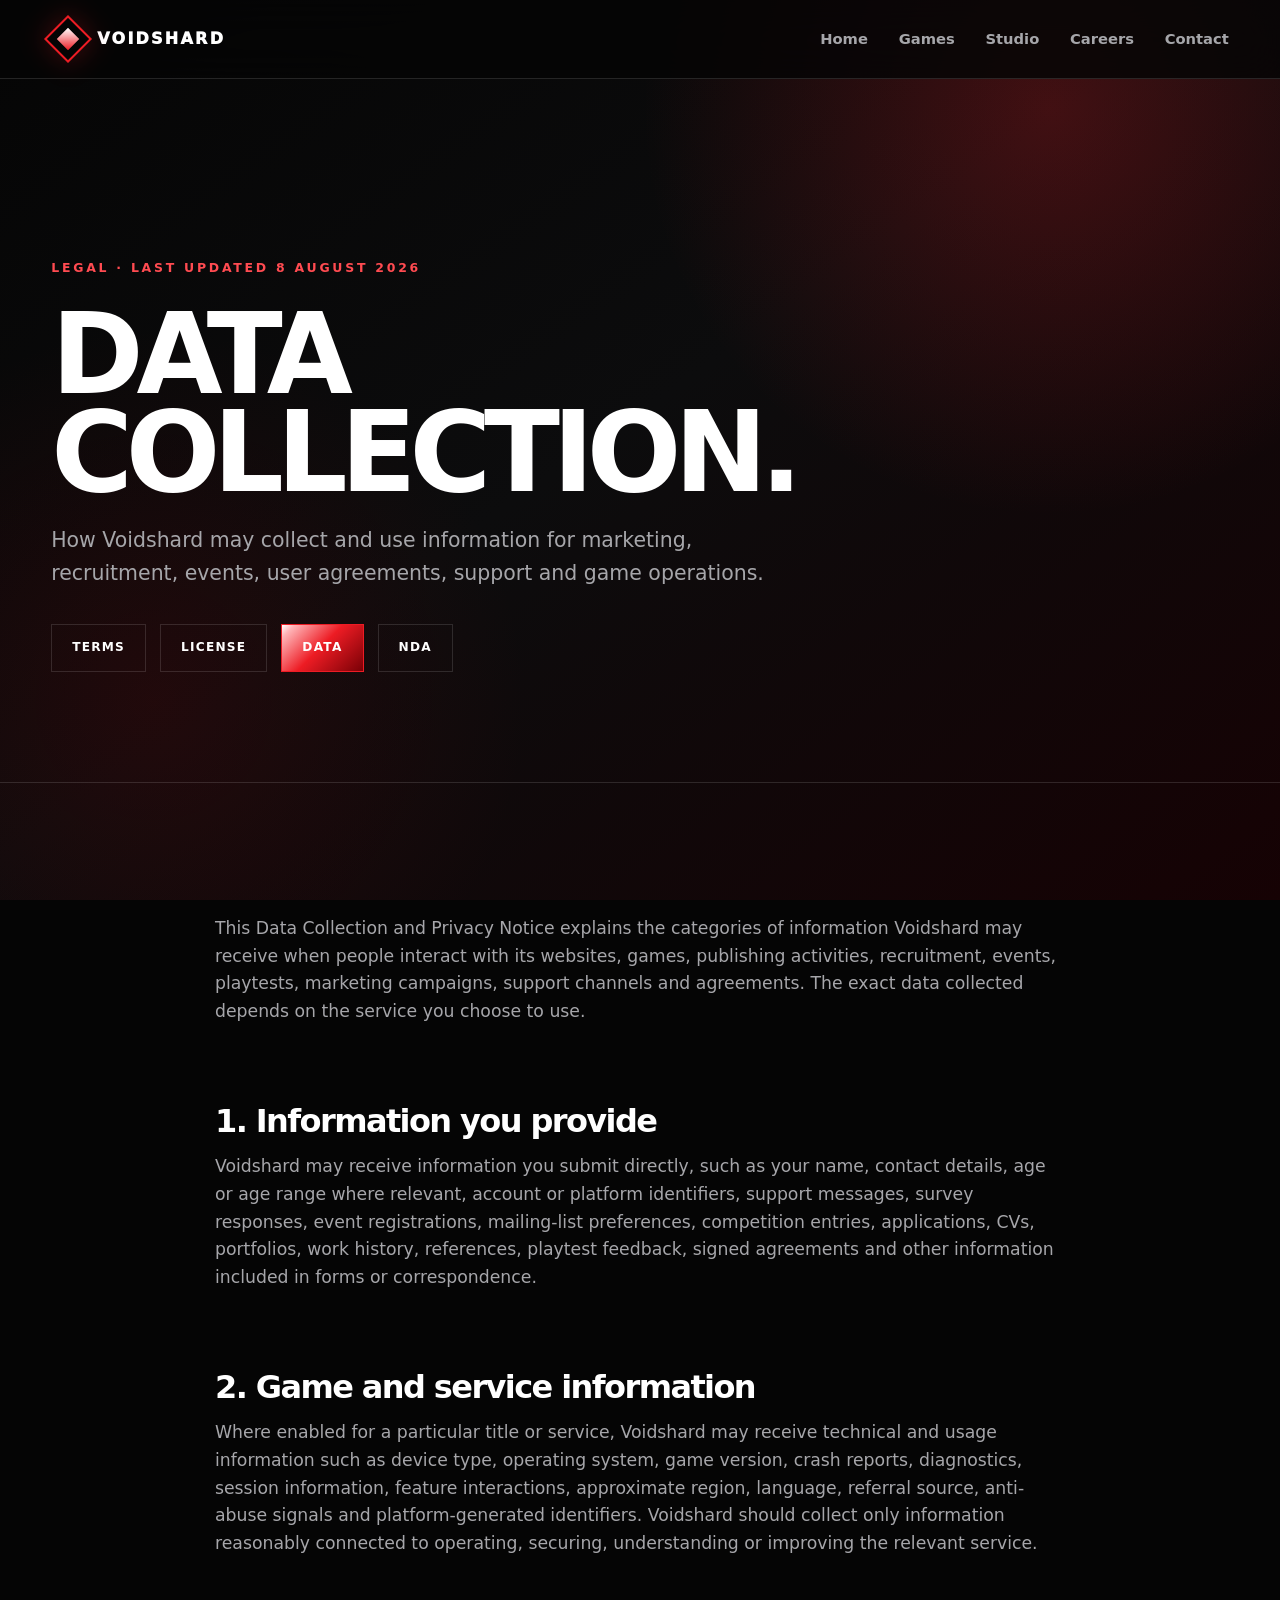
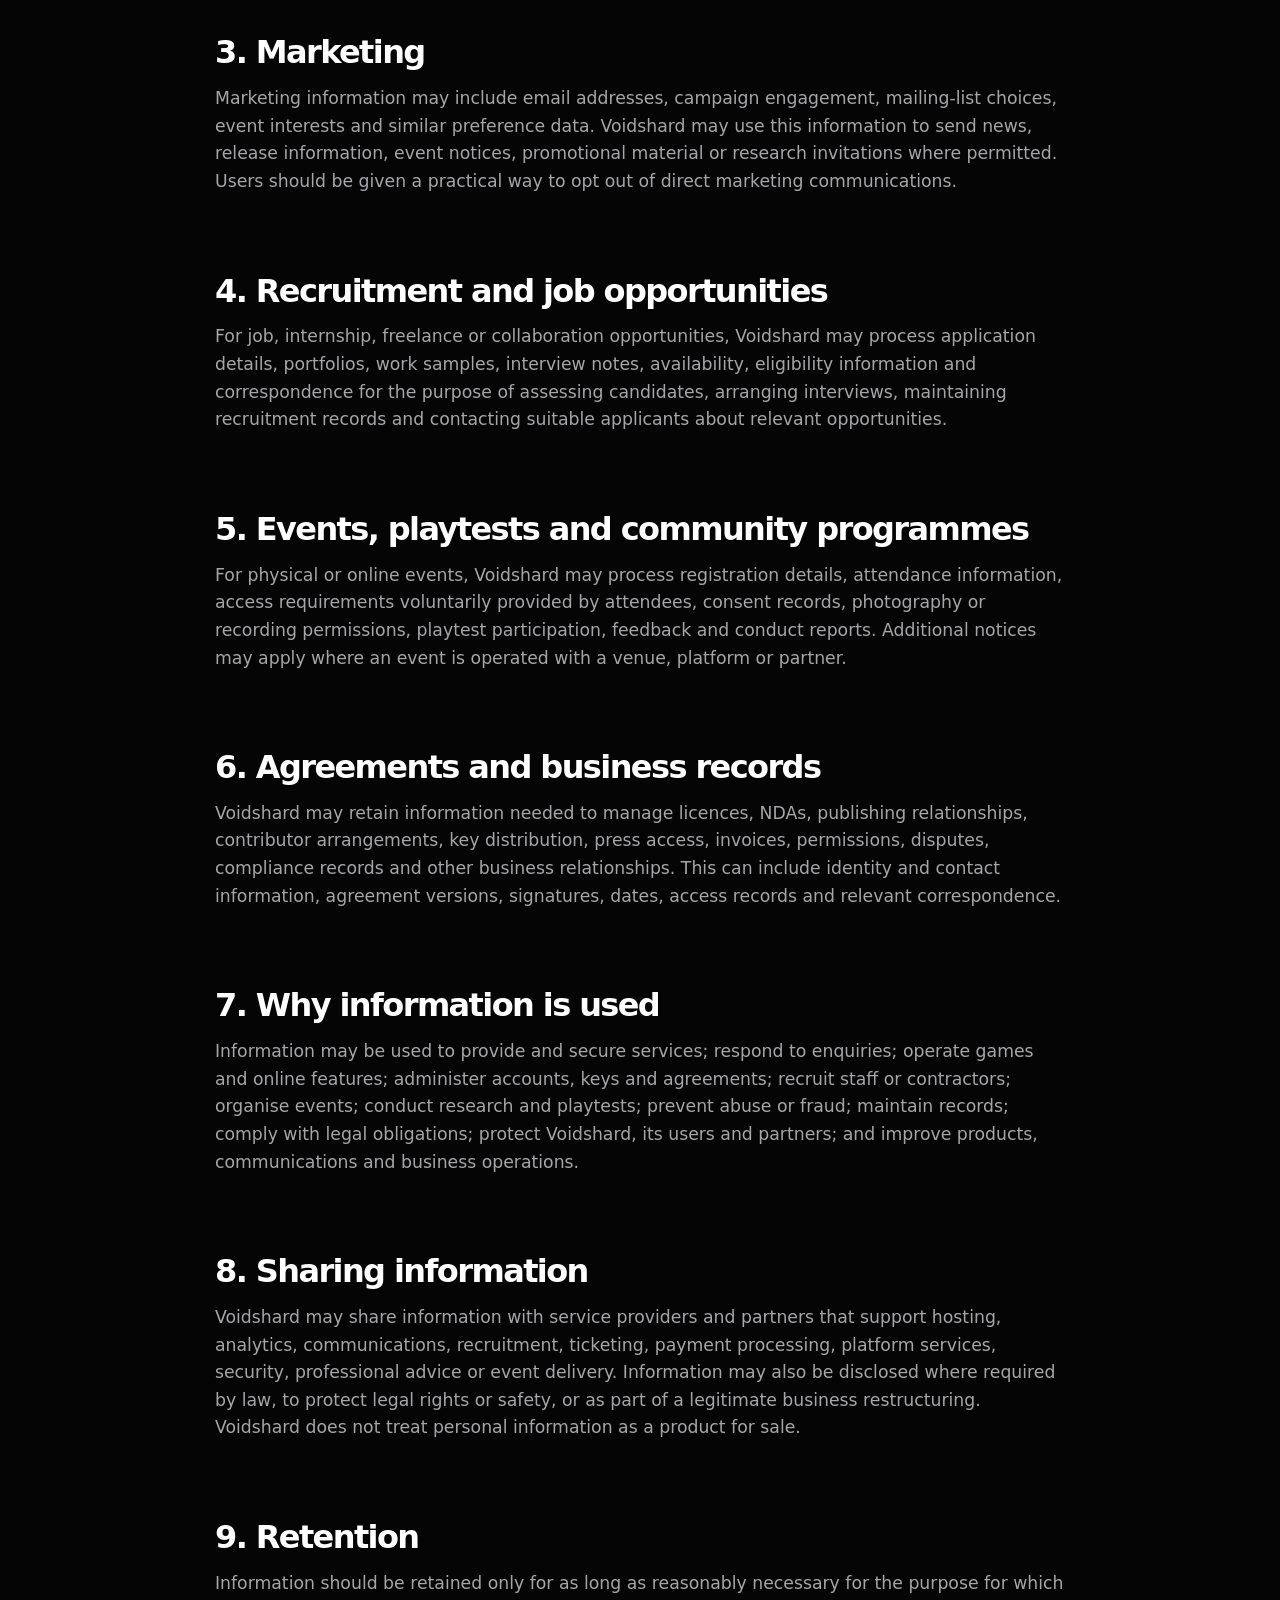
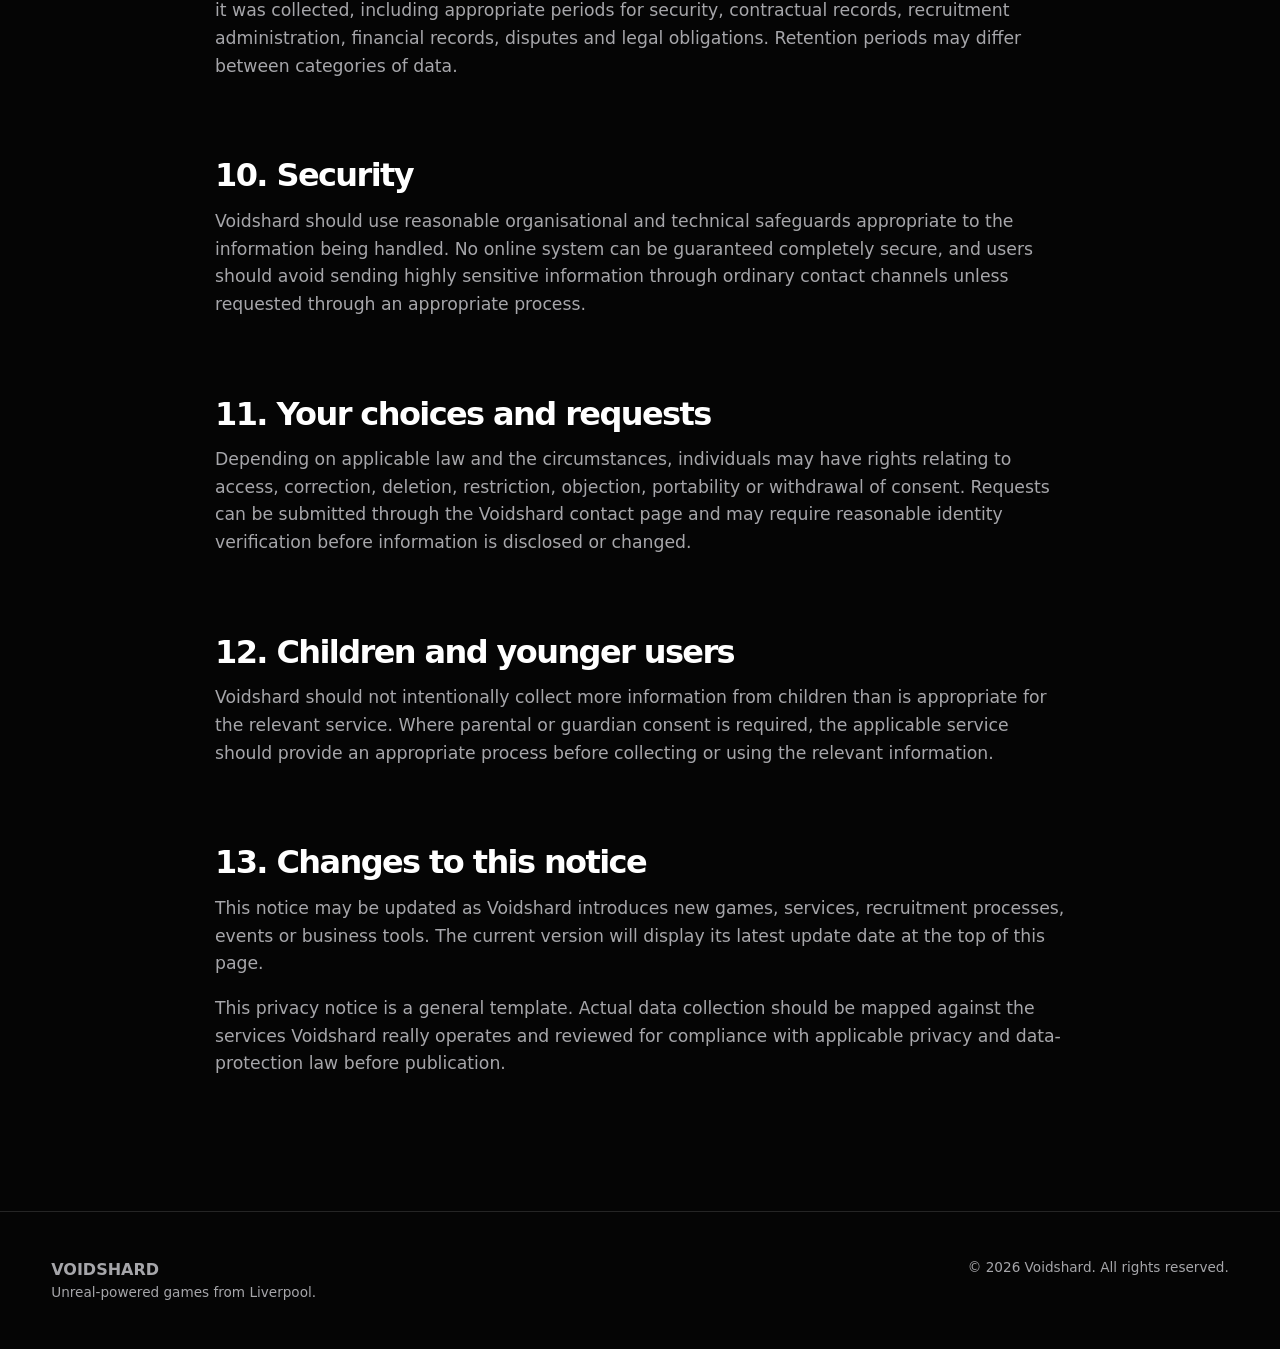
<file: terms/data-collection.html>
<!doctype html>
<html lang="en">
<head>
  <meta charset="utf-8">
  <meta name="viewport" content="width=device-width,initial-scale=1">
  <meta name="description" content="Voidshard Data Collection and Privacy Notice.">
  <title>Data Collection | Voidshard</title>
  <link rel="stylesheet" href="../assets/styles.css">
</head>
<body>
<header class="site-header"><div class="wrap nav"><a class="brand" href="../index.html"><span class="mark" aria-hidden="true"></span><span>VOIDSHARD</span></a><button class="menu" aria-label="Toggle navigation" aria-expanded="false">☰</button><nav class="nav-links"><a href="../index.html">Home</a><a href="../games.html">Games</a><a href="../studio.html">Studio</a><a href="../careers.html">Careers</a><a href="../contact.html">Contact</a></nav></div></header>
<main>
<section class="page-hero"><div class="wrap"><div class="eyebrow">Legal · Last updated 8 August 2026</div><h1>DATA<br>COLLECTION.</h1><p>How Voidshard may collect and use information for marketing, recruitment, events, user agreements, support and game operations.</p><div class="actions"><a class="btn" href="terms-of-service.html">Terms</a><a class="btn" href="license-agreement.html">License</a><a class="btn primary" href="data-collection.html">Data</a><a class="btn" href="nda.html">NDA</a></div></div></section>
<section class="section"><div class="wrap prose">
<p>This Data Collection and Privacy Notice explains the categories of information Voidshard may receive when people interact with its websites, games, publishing activities, recruitment, events, playtests, marketing campaigns, support channels and agreements. The exact data collected depends on the service you choose to use.</p>
<h2>1. Information you provide</h2><p>Voidshard may receive information you submit directly, such as your name, contact details, age or age range where relevant, account or platform identifiers, support messages, survey responses, event registrations, mailing-list preferences, competition entries, applications, CVs, portfolios, work history, references, playtest feedback, signed agreements and other information included in forms or correspondence.</p>
<h2>2. Game and service information</h2><p>Where enabled for a particular title or service, Voidshard may receive technical and usage information such as device type, operating system, game version, crash reports, diagnostics, session information, feature interactions, approximate region, language, referral source, anti-abuse signals and platform-generated identifiers. Voidshard should collect only information reasonably connected to operating, securing, understanding or improving the relevant service.</p>
<h2>3. Marketing</h2><p>Marketing information may include email addresses, campaign engagement, mailing-list choices, event interests and similar preference data. Voidshard may use this information to send news, release information, event notices, promotional material or research invitations where permitted. Users should be given a practical way to opt out of direct marketing communications.</p>
<h2>4. Recruitment and job opportunities</h2><p>For job, internship, freelance or collaboration opportunities, Voidshard may process application details, portfolios, work samples, interview notes, availability, eligibility information and correspondence for the purpose of assessing candidates, arranging interviews, maintaining recruitment records and contacting suitable applicants about relevant opportunities.</p>
<h2>5. Events, playtests and community programmes</h2><p>For physical or online events, Voidshard may process registration details, attendance information, access requirements voluntarily provided by attendees, consent records, photography or recording permissions, playtest participation, feedback and conduct reports. Additional notices may apply where an event is operated with a venue, platform or partner.</p>
<h2>6. Agreements and business records</h2><p>Voidshard may retain information needed to manage licences, NDAs, publishing relationships, contributor arrangements, key distribution, press access, invoices, permissions, disputes, compliance records and other business relationships. This can include identity and contact information, agreement versions, signatures, dates, access records and relevant correspondence.</p>
<h2>7. Why information is used</h2><p>Information may be used to provide and secure services; respond to enquiries; operate games and online features; administer accounts, keys and agreements; recruit staff or contractors; organise events; conduct research and playtests; prevent abuse or fraud; maintain records; comply with legal obligations; protect Voidshard, its users and partners; and improve products, communications and business operations.</p>
<h2>8. Sharing information</h2><p>Voidshard may share information with service providers and partners that support hosting, analytics, communications, recruitment, ticketing, payment processing, platform services, security, professional advice or event delivery. Information may also be disclosed where required by law, to protect legal rights or safety, or as part of a legitimate business restructuring. Voidshard does not treat personal information as a product for sale.</p>
<h2>9. Retention</h2><p>Information should be retained only for as long as reasonably necessary for the purpose for which it was collected, including appropriate periods for security, contractual records, recruitment administration, financial records, disputes and legal obligations. Retention periods may differ between categories of data.</p>
<h2>10. Security</h2><p>Voidshard should use reasonable organisational and technical safeguards appropriate to the information being handled. No online system can be guaranteed completely secure, and users should avoid sending highly sensitive information through ordinary contact channels unless requested through an appropriate process.</p>
<h2>11. Your choices and requests</h2><p>Depending on applicable law and the circumstances, individuals may have rights relating to access, correction, deletion, restriction, objection, portability or withdrawal of consent. Requests can be submitted through the Voidshard contact page and may require reasonable identity verification before information is disclosed or changed.</p>
<h2>12. Children and younger users</h2><p>Voidshard should not intentionally collect more information from children than is appropriate for the relevant service. Where parental or guardian consent is required, the applicable service should provide an appropriate process before collecting or using the relevant information.</p>
<h2>13. Changes to this notice</h2><p>This notice may be updated as Voidshard introduces new games, services, recruitment processes, events or business tools. The current version will display its latest update date at the top of this page.</p>
<p class="small">This privacy notice is a general template. Actual data collection should be mapped against the services Voidshard really operates and reviewed for compliance with applicable privacy and data-protection law before publication.</p>
</div></section>
</main>
<footer><div class="wrap footer-row"><div><strong>VOIDSHARD</strong><div class="small">Unreal-powered games from Liverpool.</div></div><div class="small">© 2026 Voidshard. All rights reserved.</div></div></footer>
<script>const menu=document.querySelector('.menu'),links=document.querySelector('.nav-links');if(menu&&links){menu.addEventListener('click',()=>{links.classList.toggle('open');menu.setAttribute('aria-expanded',String(links.classList.contains('open')))});}</script>
</body>
</html>
</file>
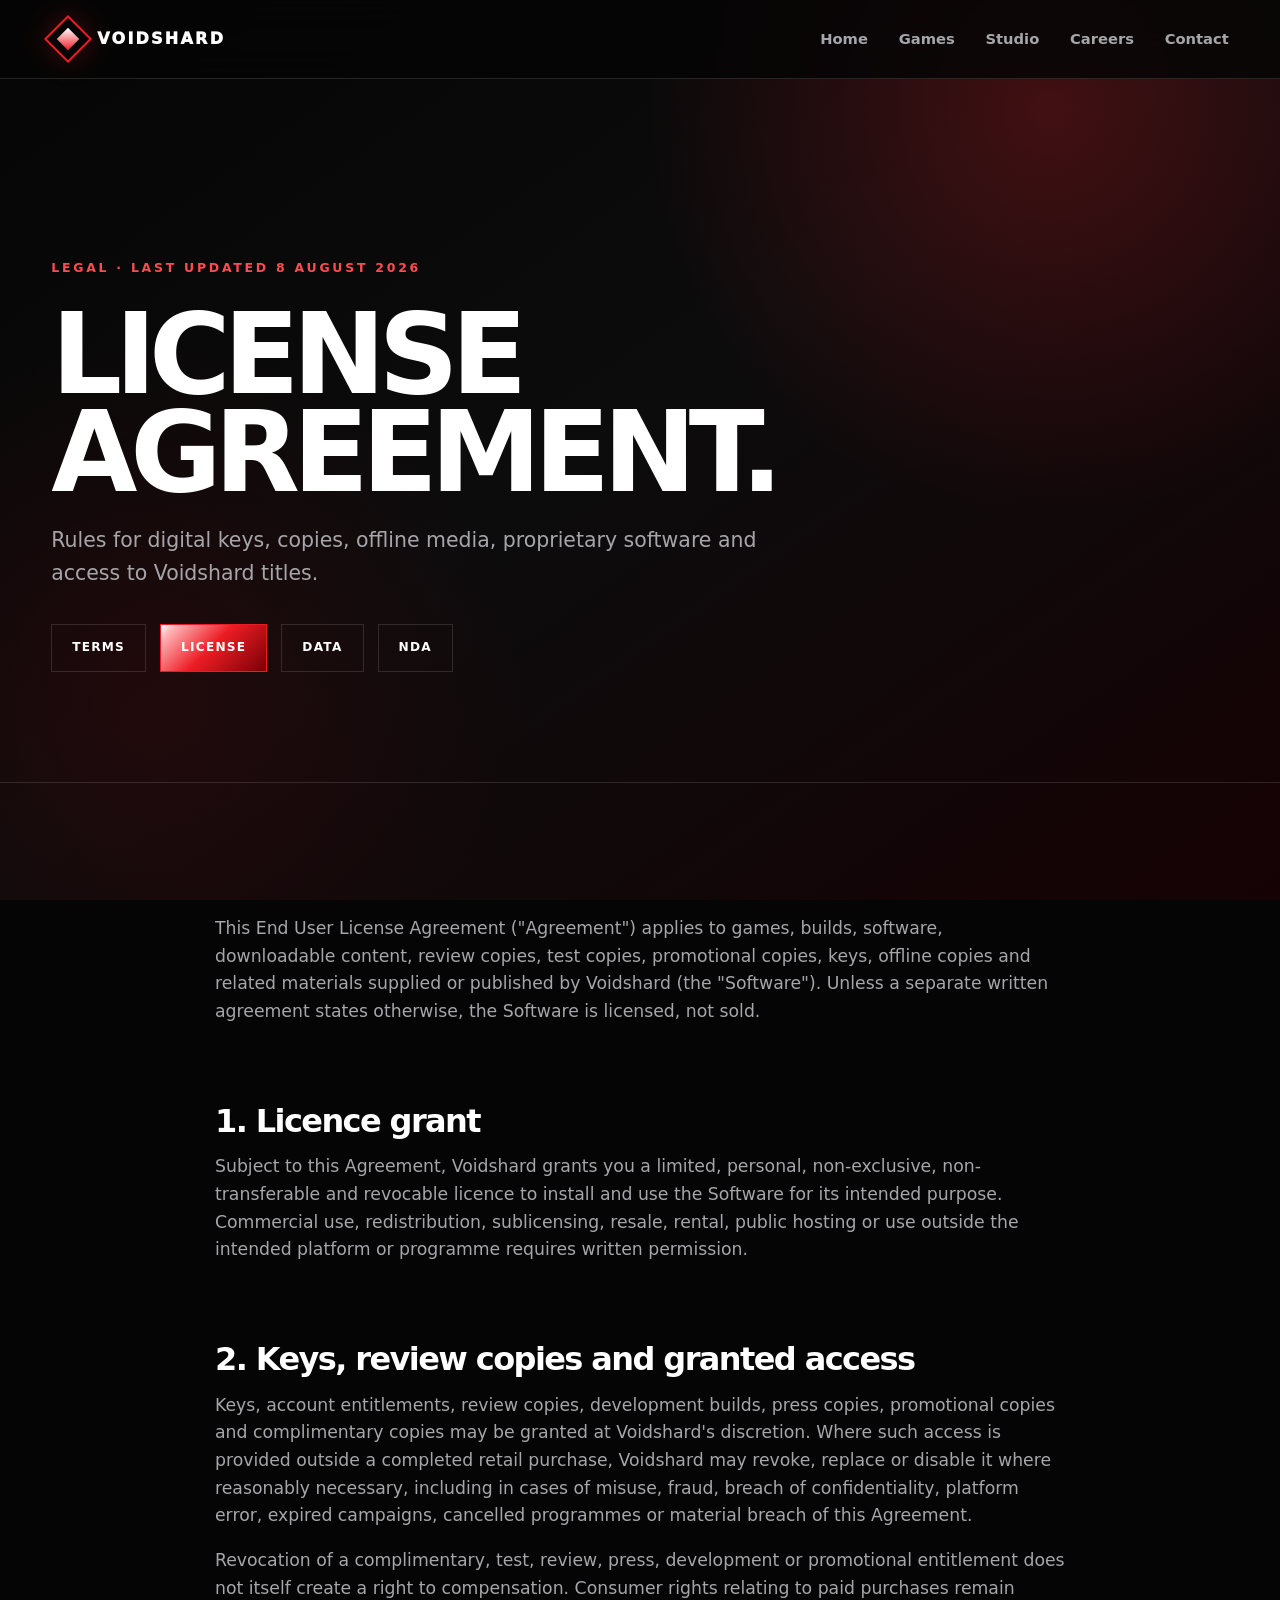
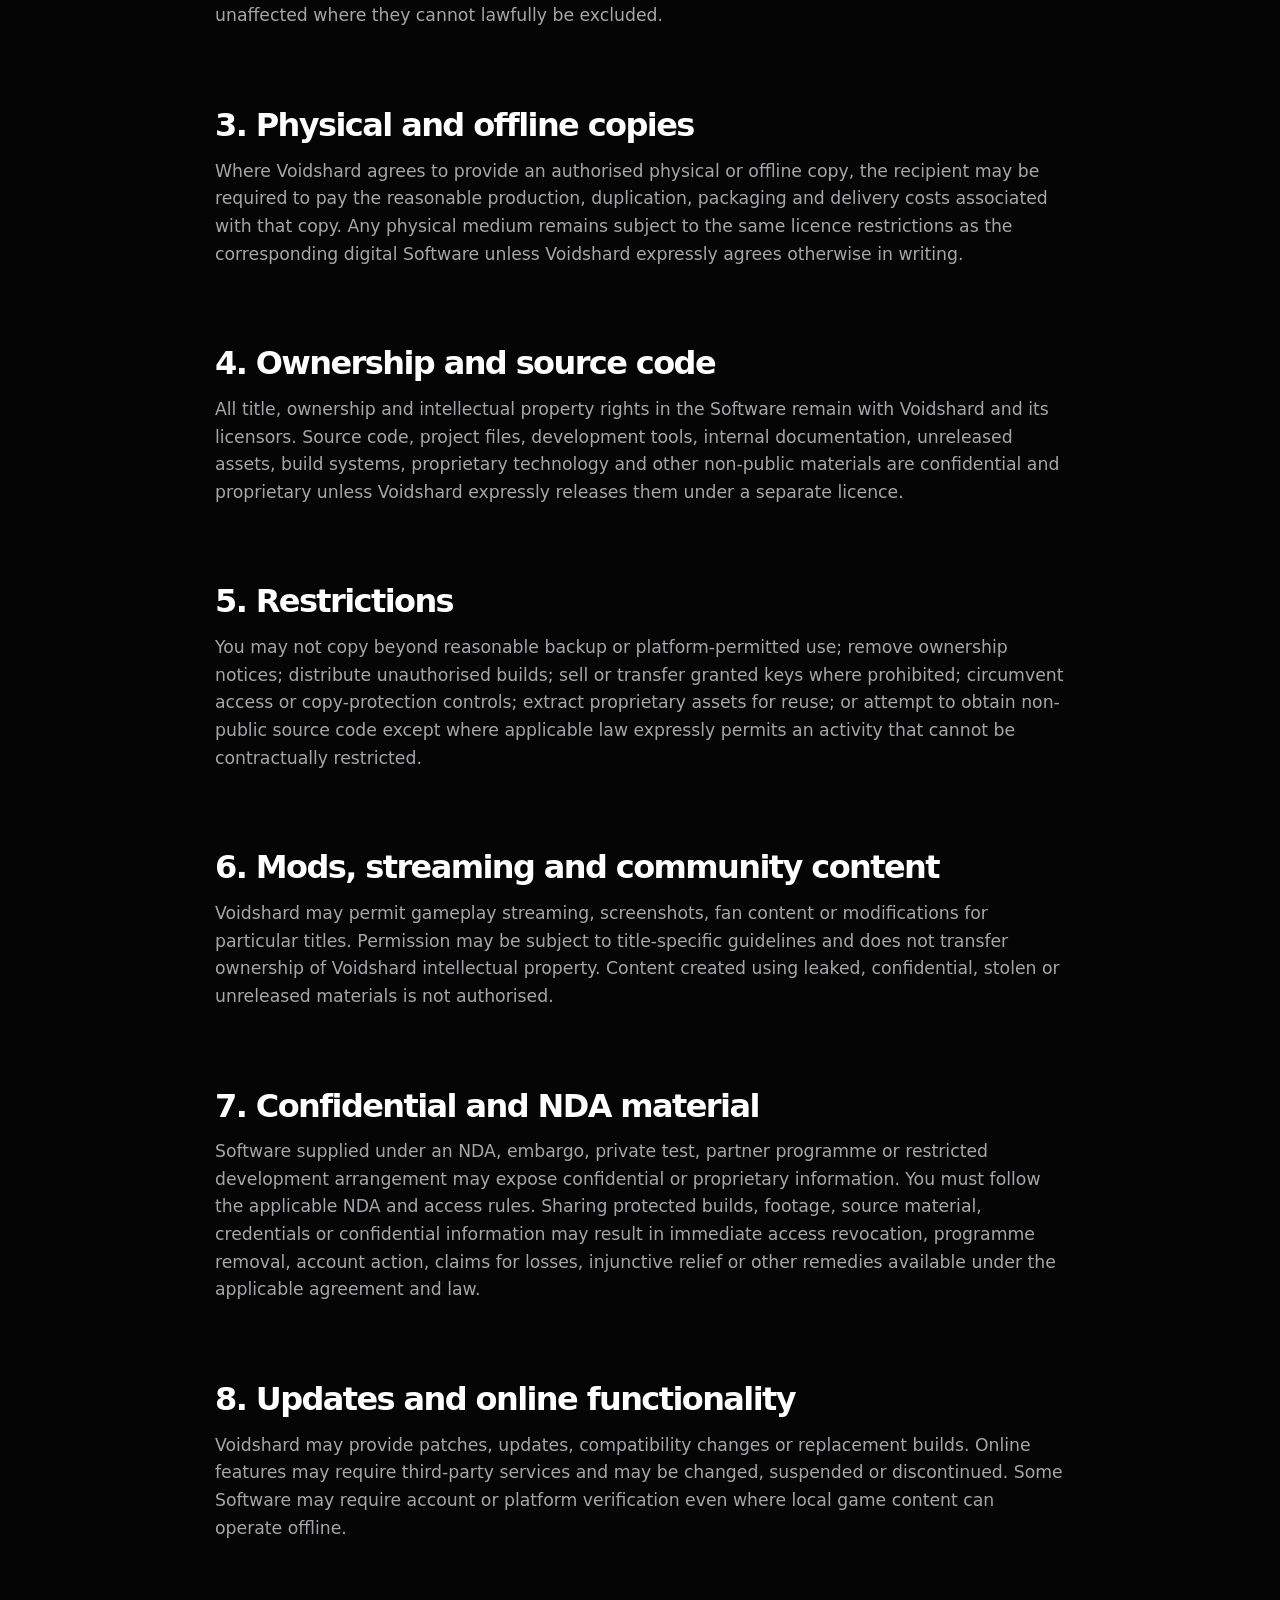
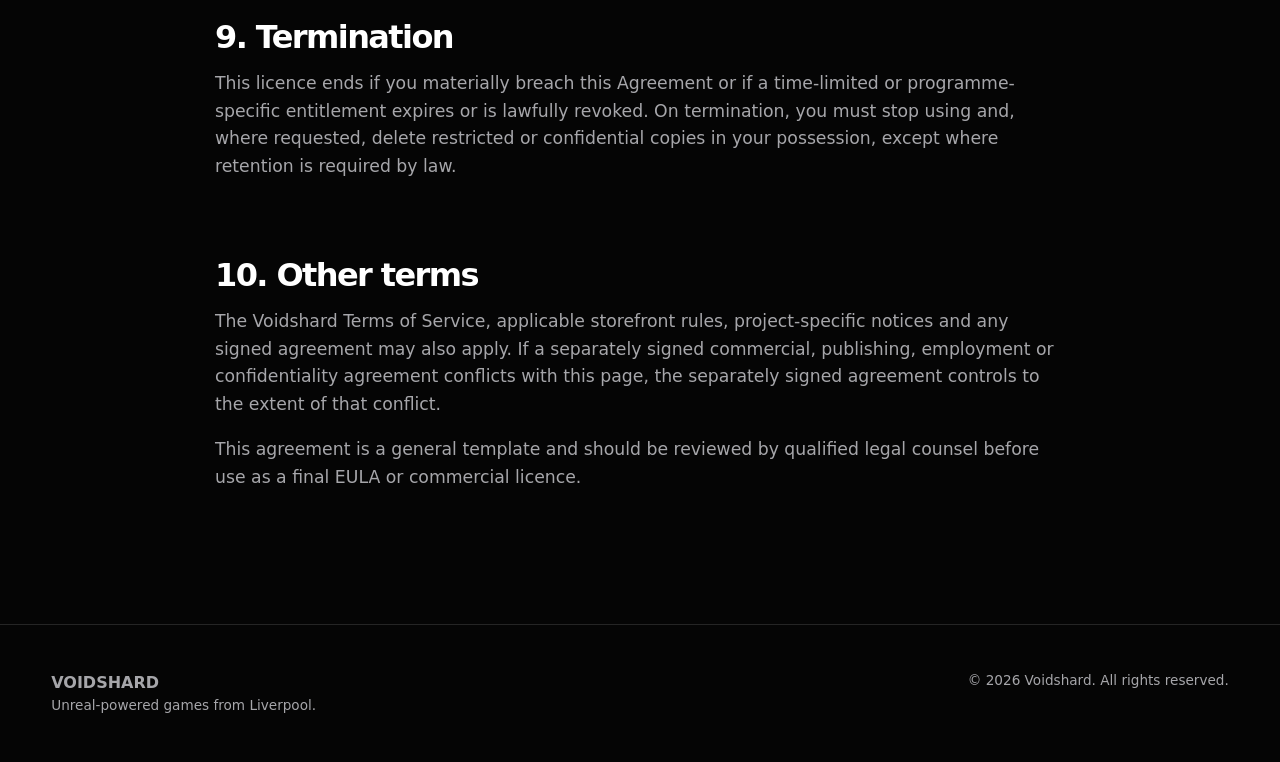
<file: terms/license-agreement.html>
<!doctype html>
<html lang="en">
<head>
  <meta charset="utf-8">
  <meta name="viewport" content="width=device-width,initial-scale=1">
  <meta name="description" content="Voidshard End User License Agreement.">
  <title>License Agreement | Voidshard</title>
  <link rel="stylesheet" href="../assets/styles.css">
</head>
<body>
<header class="site-header"><div class="wrap nav"><a class="brand" href="../index.html"><span class="mark" aria-hidden="true"></span><span>VOIDSHARD</span></a><button class="menu" aria-label="Toggle navigation" aria-expanded="false">☰</button><nav class="nav-links"><a href="../index.html">Home</a><a href="../games.html">Games</a><a href="../studio.html">Studio</a><a href="../careers.html">Careers</a><a href="../contact.html">Contact</a></nav></div></header>
<main>
<section class="page-hero"><div class="wrap"><div class="eyebrow">Legal · Last updated 8 August 2026</div><h1>LICENSE<br>AGREEMENT.</h1><p>Rules for digital keys, copies, offline media, proprietary software and access to Voidshard titles.</p><div class="actions"><a class="btn" href="terms-of-service.html">Terms</a><a class="btn primary" href="license-agreement.html">License</a><a class="btn" href="data-collection.html">Data</a><a class="btn" href="nda.html">NDA</a></div></div></section>
<section class="section"><div class="wrap prose">
<p>This End User License Agreement ("Agreement") applies to games, builds, software, downloadable content, review copies, test copies, promotional copies, keys, offline copies and related materials supplied or published by Voidshard (the "Software"). Unless a separate written agreement states otherwise, the Software is licensed, not sold.</p>
<h2>1. Licence grant</h2><p>Subject to this Agreement, Voidshard grants you a limited, personal, non-exclusive, non-transferable and revocable licence to install and use the Software for its intended purpose. Commercial use, redistribution, sublicensing, resale, rental, public hosting or use outside the intended platform or programme requires written permission.</p>
<h2>2. Keys, review copies and granted access</h2><p>Keys, account entitlements, review copies, development builds, press copies, promotional copies and complimentary copies may be granted at Voidshard's discretion. Where such access is provided outside a completed retail purchase, Voidshard may revoke, replace or disable it where reasonably necessary, including in cases of misuse, fraud, breach of confidentiality, platform error, expired campaigns, cancelled programmes or material breach of this Agreement.</p>
<p>Revocation of a complimentary, test, review, press, development or promotional entitlement does not itself create a right to compensation. Consumer rights relating to paid purchases remain unaffected where they cannot lawfully be excluded.</p>
<h2>3. Physical and offline copies</h2><p>Where Voidshard agrees to provide an authorised physical or offline copy, the recipient may be required to pay the reasonable production, duplication, packaging and delivery costs associated with that copy. Any physical medium remains subject to the same licence restrictions as the corresponding digital Software unless Voidshard expressly agrees otherwise in writing.</p>
<h2>4. Ownership and source code</h2><p>All title, ownership and intellectual property rights in the Software remain with Voidshard and its licensors. Source code, project files, development tools, internal documentation, unreleased assets, build systems, proprietary technology and other non-public materials are confidential and proprietary unless Voidshard expressly releases them under a separate licence.</p>
<h2>5. Restrictions</h2><p>You may not copy beyond reasonable backup or platform-permitted use; remove ownership notices; distribute unauthorised builds; sell or transfer granted keys where prohibited; circumvent access or copy-protection controls; extract proprietary assets for reuse; or attempt to obtain non-public source code except where applicable law expressly permits an activity that cannot be contractually restricted.</p>
<h2>6. Mods, streaming and community content</h2><p>Voidshard may permit gameplay streaming, screenshots, fan content or modifications for particular titles. Permission may be subject to title-specific guidelines and does not transfer ownership of Voidshard intellectual property. Content created using leaked, confidential, stolen or unreleased materials is not authorised.</p>
<h2>7. Confidential and NDA material</h2><p>Software supplied under an NDA, embargo, private test, partner programme or restricted development arrangement may expose confidential or proprietary information. You must follow the applicable NDA and access rules. Sharing protected builds, footage, source material, credentials or confidential information may result in immediate access revocation, programme removal, account action, claims for losses, injunctive relief or other remedies available under the applicable agreement and law.</p>
<h2>8. Updates and online functionality</h2><p>Voidshard may provide patches, updates, compatibility changes or replacement builds. Online features may require third-party services and may be changed, suspended or discontinued. Some Software may require account or platform verification even where local game content can operate offline.</p>
<h2>9. Termination</h2><p>This licence ends if you materially breach this Agreement or if a time-limited or programme-specific entitlement expires or is lawfully revoked. On termination, you must stop using and, where requested, delete restricted or confidential copies in your possession, except where retention is required by law.</p>
<h2>10. Other terms</h2><p>The Voidshard Terms of Service, applicable storefront rules, project-specific notices and any signed agreement may also apply. If a separately signed commercial, publishing, employment or confidentiality agreement conflicts with this page, the separately signed agreement controls to the extent of that conflict.</p>
<p class="small">This agreement is a general template and should be reviewed by qualified legal counsel before use as a final EULA or commercial licence.</p>
</div></section>
</main>
<footer><div class="wrap footer-row"><div><strong>VOIDSHARD</strong><div class="small">Unreal-powered games from Liverpool.</div></div><div class="small">© 2026 Voidshard. All rights reserved.</div></div></footer>
<script>const menu=document.querySelector('.menu'),links=document.querySelector('.nav-links');if(menu&&links){menu.addEventListener('click',()=>{links.classList.toggle('open');menu.setAttribute('aria-expanded',String(links.classList.contains('open')))});}</script>
</body>
</html>
</file>
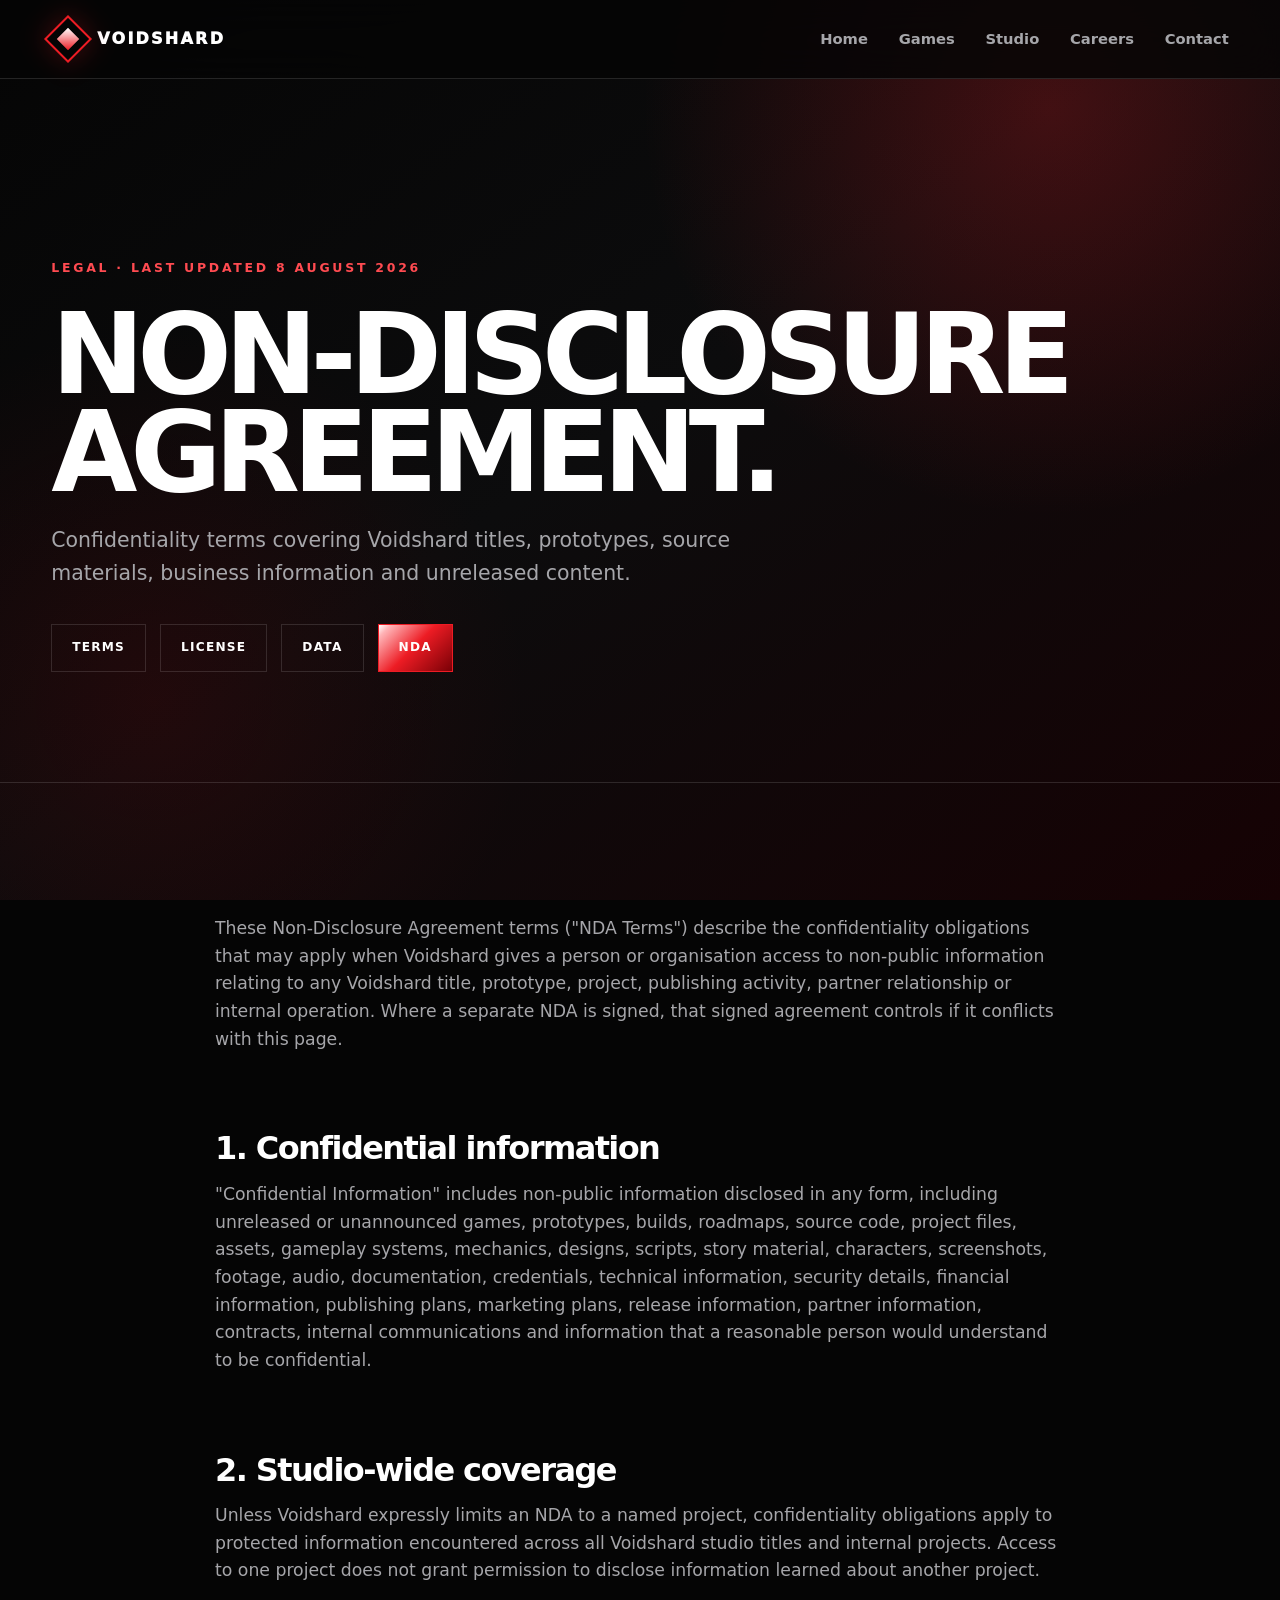
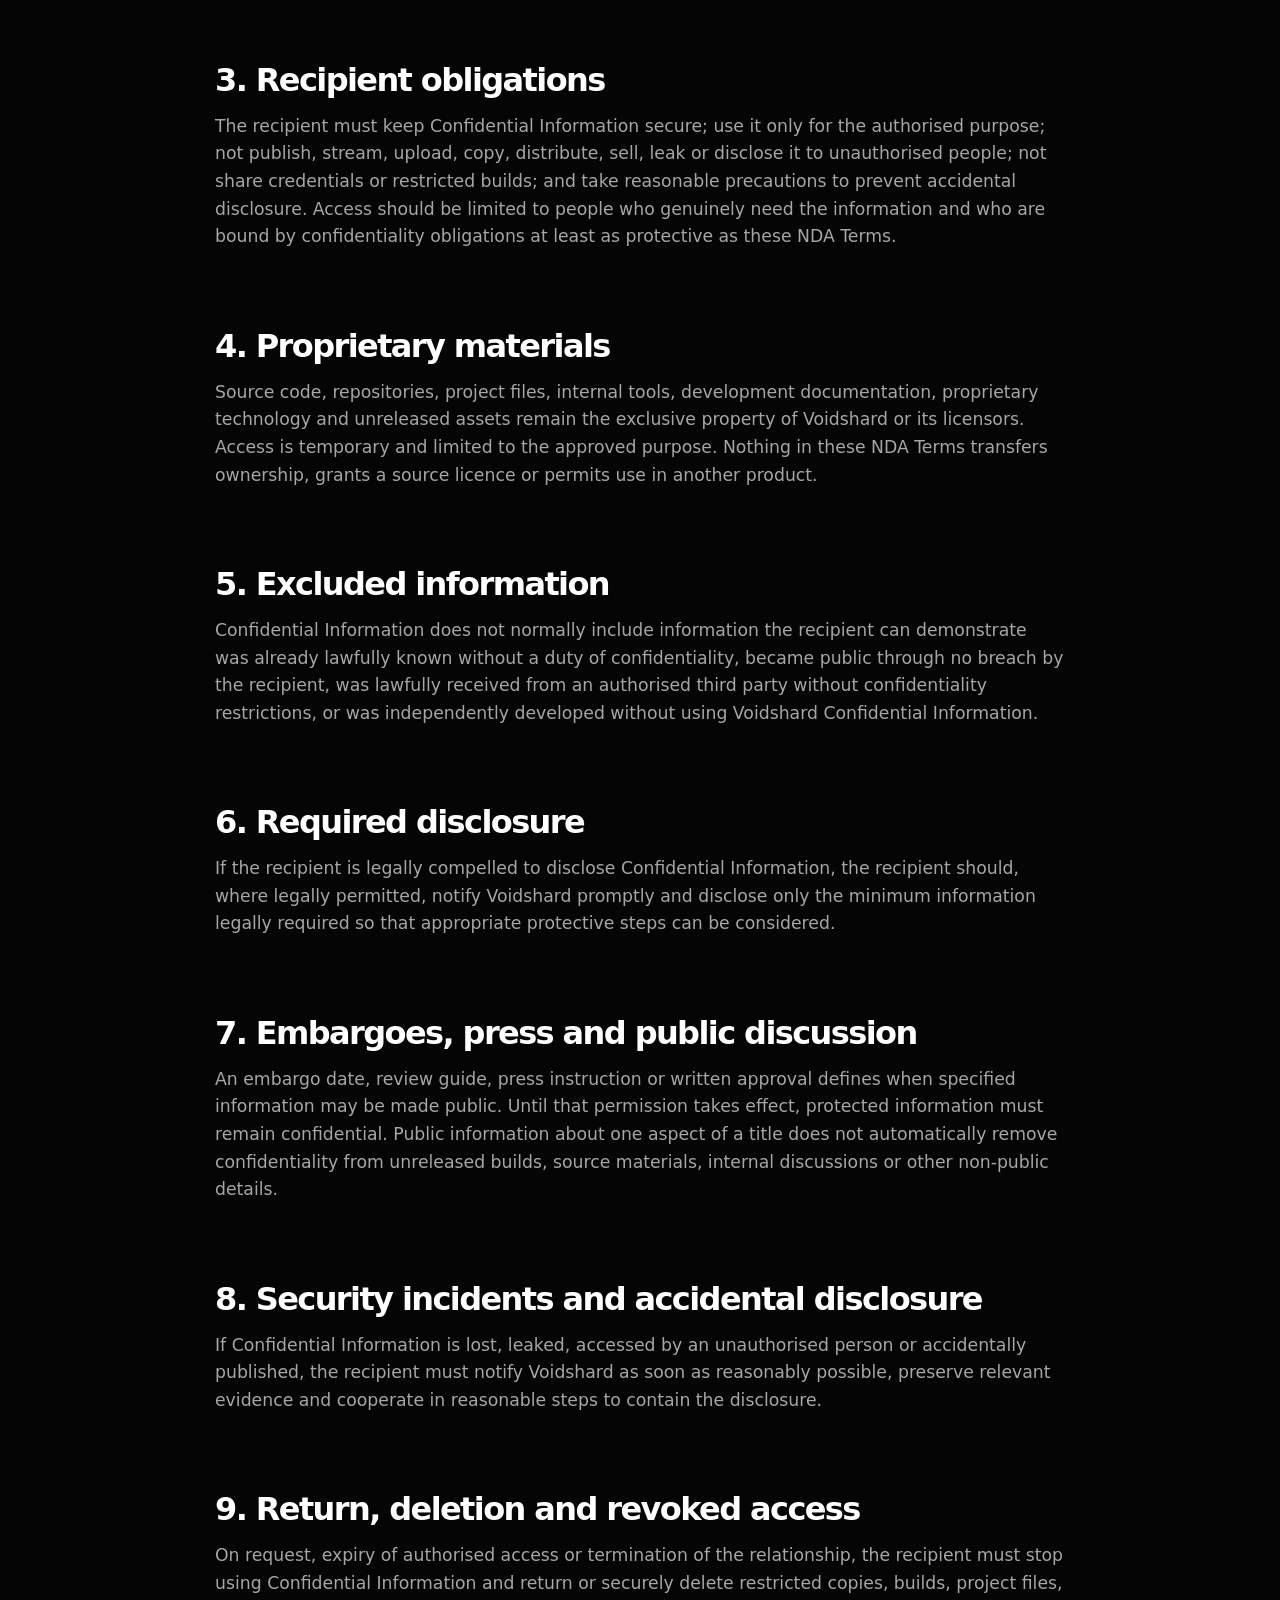
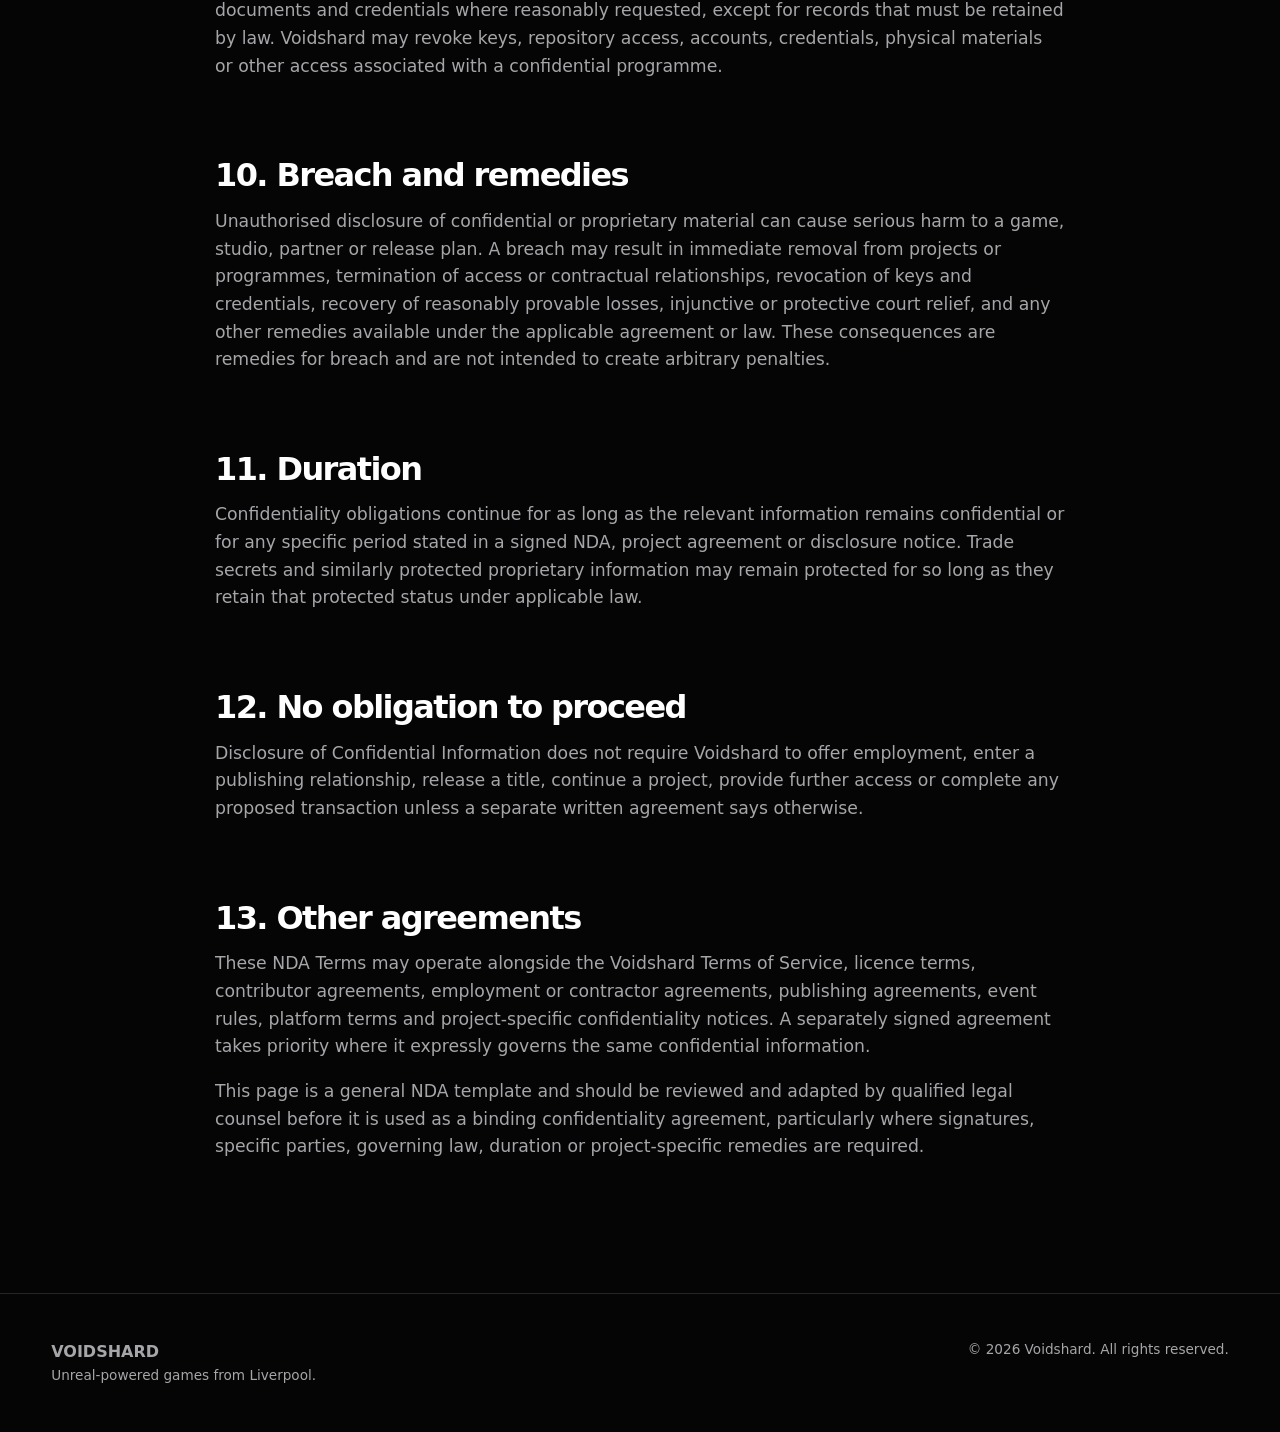
<file: terms/nda.html>
<!doctype html>
<html lang="en">
<head>
  <meta charset="utf-8">
  <meta name="viewport" content="width=device-width,initial-scale=1">
  <meta name="description" content="Voidshard Studio Non-Disclosure Agreement terms.">
  <title>Non-Disclosure Agreement | Voidshard</title>
  <link rel="stylesheet" href="../assets/styles.css">
</head>
<body>
<header class="site-header"><div class="wrap nav"><a class="brand" href="../index.html"><span class="mark" aria-hidden="true"></span><span>VOIDSHARD</span></a><button class="menu" aria-label="Toggle navigation" aria-expanded="false">☰</button><nav class="nav-links"><a href="../index.html">Home</a><a href="../games.html">Games</a><a href="../studio.html">Studio</a><a href="../careers.html">Careers</a><a href="../contact.html">Contact</a></nav></div></header>
<main>
<section class="page-hero"><div class="wrap"><div class="eyebrow">Legal · Last updated 8 August 2026</div><h1>NON-DISCLOSURE<br>AGREEMENT.</h1><p>Confidentiality terms covering Voidshard titles, prototypes, source materials, business information and unreleased content.</p><div class="actions"><a class="btn" href="terms-of-service.html">Terms</a><a class="btn" href="license-agreement.html">License</a><a class="btn" href="data-collection.html">Data</a><a class="btn primary" href="nda.html">NDA</a></div></div></section>
<section class="section"><div class="wrap prose">
<p>These Non-Disclosure Agreement terms ("NDA Terms") describe the confidentiality obligations that may apply when Voidshard gives a person or organisation access to non-public information relating to any Voidshard title, prototype, project, publishing activity, partner relationship or internal operation. Where a separate NDA is signed, that signed agreement controls if it conflicts with this page.</p>
<h2>1. Confidential information</h2><p>"Confidential Information" includes non-public information disclosed in any form, including unreleased or unannounced games, prototypes, builds, roadmaps, source code, project files, assets, gameplay systems, mechanics, designs, scripts, story material, characters, screenshots, footage, audio, documentation, credentials, technical information, security details, financial information, publishing plans, marketing plans, release information, partner information, contracts, internal communications and information that a reasonable person would understand to be confidential.</p>
<h2>2. Studio-wide coverage</h2><p>Unless Voidshard expressly limits an NDA to a named project, confidentiality obligations apply to protected information encountered across all Voidshard studio titles and internal projects. Access to one project does not grant permission to disclose information learned about another project.</p>
<h2>3. Recipient obligations</h2><p>The recipient must keep Confidential Information secure; use it only for the authorised purpose; not publish, stream, upload, copy, distribute, sell, leak or disclose it to unauthorised people; not share credentials or restricted builds; and take reasonable precautions to prevent accidental disclosure. Access should be limited to people who genuinely need the information and who are bound by confidentiality obligations at least as protective as these NDA Terms.</p>
<h2>4. Proprietary materials</h2><p>Source code, repositories, project files, internal tools, development documentation, proprietary technology and unreleased assets remain the exclusive property of Voidshard or its licensors. Access is temporary and limited to the approved purpose. Nothing in these NDA Terms transfers ownership, grants a source licence or permits use in another product.</p>
<h2>5. Excluded information</h2><p>Confidential Information does not normally include information the recipient can demonstrate was already lawfully known without a duty of confidentiality, became public through no breach by the recipient, was lawfully received from an authorised third party without confidentiality restrictions, or was independently developed without using Voidshard Confidential Information.</p>
<h2>6. Required disclosure</h2><p>If the recipient is legally compelled to disclose Confidential Information, the recipient should, where legally permitted, notify Voidshard promptly and disclose only the minimum information legally required so that appropriate protective steps can be considered.</p>
<h2>7. Embargoes, press and public discussion</h2><p>An embargo date, review guide, press instruction or written approval defines when specified information may be made public. Until that permission takes effect, protected information must remain confidential. Public information about one aspect of a title does not automatically remove confidentiality from unreleased builds, source materials, internal discussions or other non-public details.</p>
<h2>8. Security incidents and accidental disclosure</h2><p>If Confidential Information is lost, leaked, accessed by an unauthorised person or accidentally published, the recipient must notify Voidshard as soon as reasonably possible, preserve relevant evidence and cooperate in reasonable steps to contain the disclosure.</p>
<h2>9. Return, deletion and revoked access</h2><p>On request, expiry of authorised access or termination of the relationship, the recipient must stop using Confidential Information and return or securely delete restricted copies, builds, project files, documents and credentials where reasonably requested, except for records that must be retained by law. Voidshard may revoke keys, repository access, accounts, credentials, physical materials or other access associated with a confidential programme.</p>
<h2>10. Breach and remedies</h2><p>Unauthorised disclosure of confidential or proprietary material can cause serious harm to a game, studio, partner or release plan. A breach may result in immediate removal from projects or programmes, termination of access or contractual relationships, revocation of keys and credentials, recovery of reasonably provable losses, injunctive or protective court relief, and any other remedies available under the applicable agreement or law. These consequences are remedies for breach and are not intended to create arbitrary penalties.</p>
<h2>11. Duration</h2><p>Confidentiality obligations continue for as long as the relevant information remains confidential or for any specific period stated in a signed NDA, project agreement or disclosure notice. Trade secrets and similarly protected proprietary information may remain protected for so long as they retain that protected status under applicable law.</p>
<h2>12. No obligation to proceed</h2><p>Disclosure of Confidential Information does not require Voidshard to offer employment, enter a publishing relationship, release a title, continue a project, provide further access or complete any proposed transaction unless a separate written agreement says otherwise.</p>
<h2>13. Other agreements</h2><p>These NDA Terms may operate alongside the Voidshard Terms of Service, licence terms, contributor agreements, employment or contractor agreements, publishing agreements, event rules, platform terms and project-specific confidentiality notices. A separately signed agreement takes priority where it expressly governs the same confidential information.</p>
<p class="small">This page is a general NDA template and should be reviewed and adapted by qualified legal counsel before it is used as a binding confidentiality agreement, particularly where signatures, specific parties, governing law, duration or project-specific remedies are required.</p>
</div></section>
</main>
<footer><div class="wrap footer-row"><div><strong>VOIDSHARD</strong><div class="small">Unreal-powered games from Liverpool.</div></div><div class="small">© 2026 Voidshard. All rights reserved.</div></div></footer>
<script>const menu=document.querySelector('.menu'),links=document.querySelector('.nav-links');if(menu&&links){menu.addEventListener('click',()=>{links.classList.toggle('open');menu.setAttribute('aria-expanded',String(links.classList.contains('open')))});}</script>
</body>
</html>
</file>
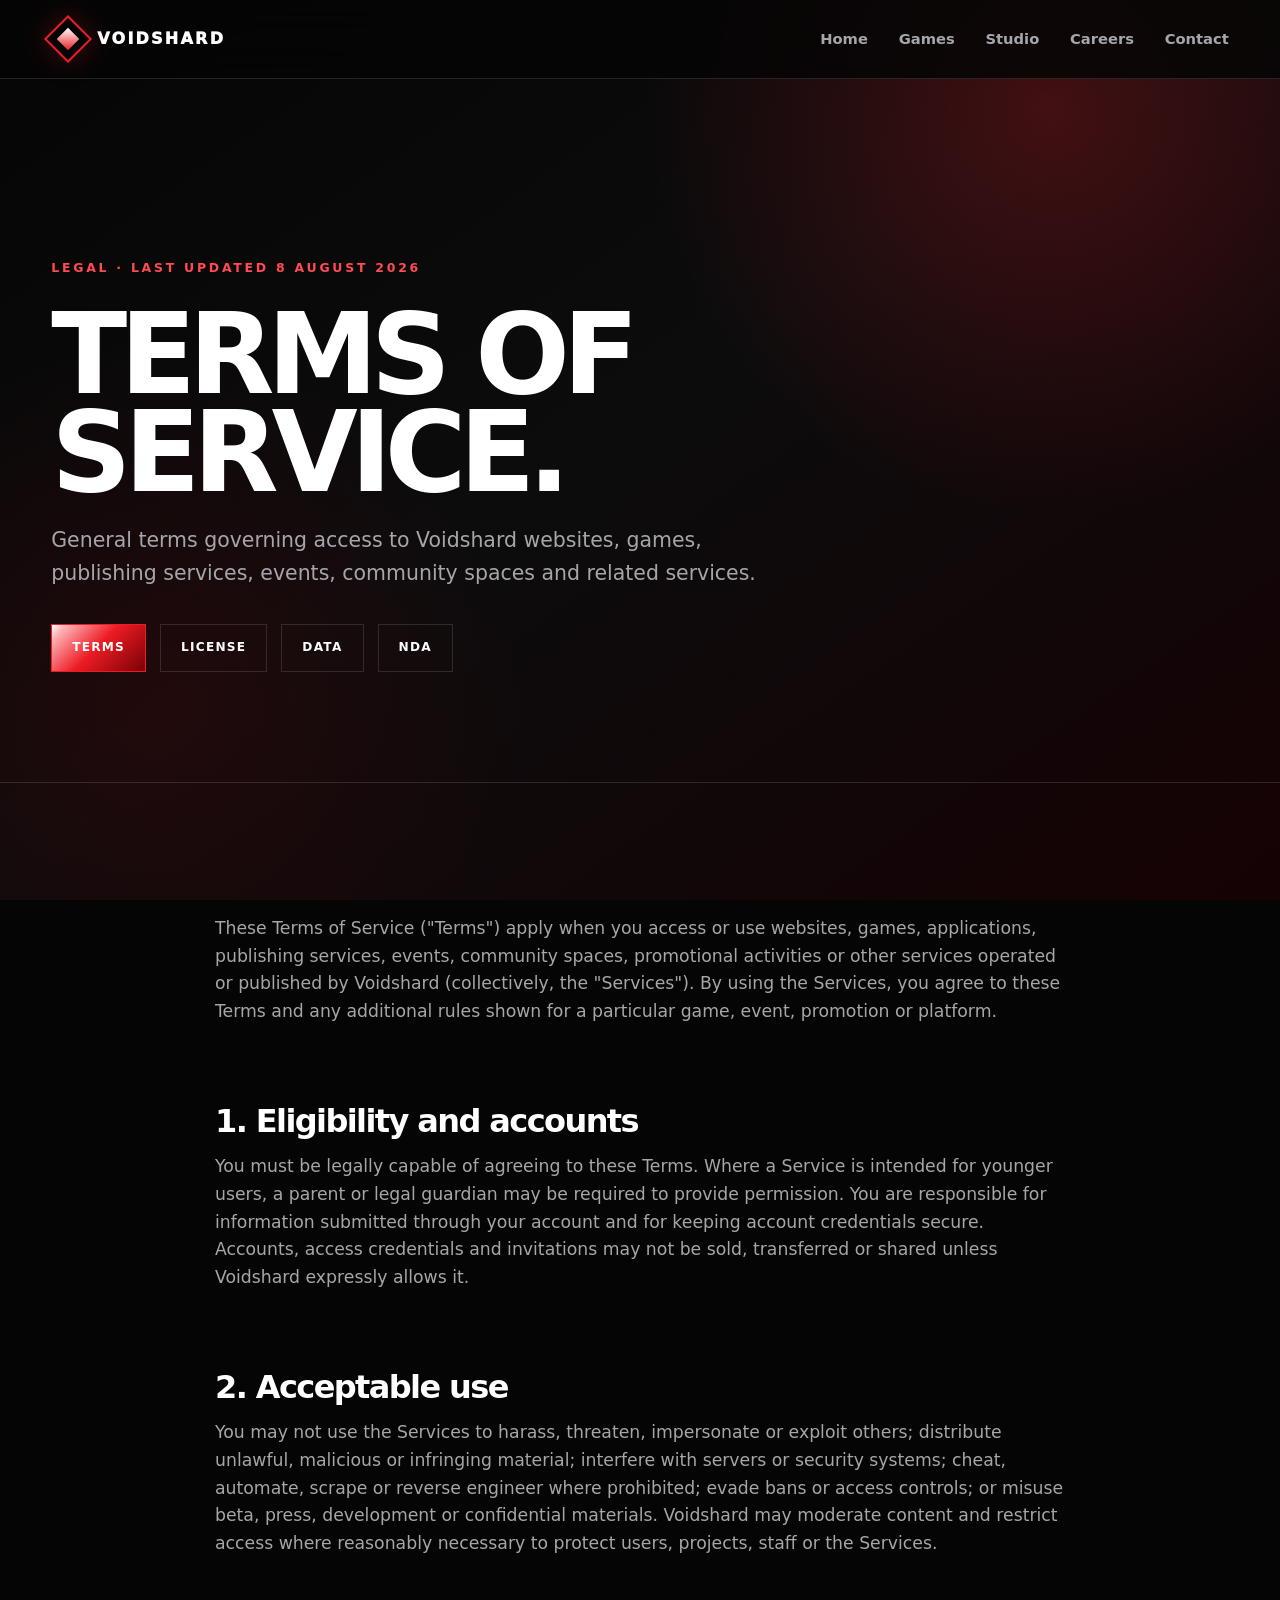
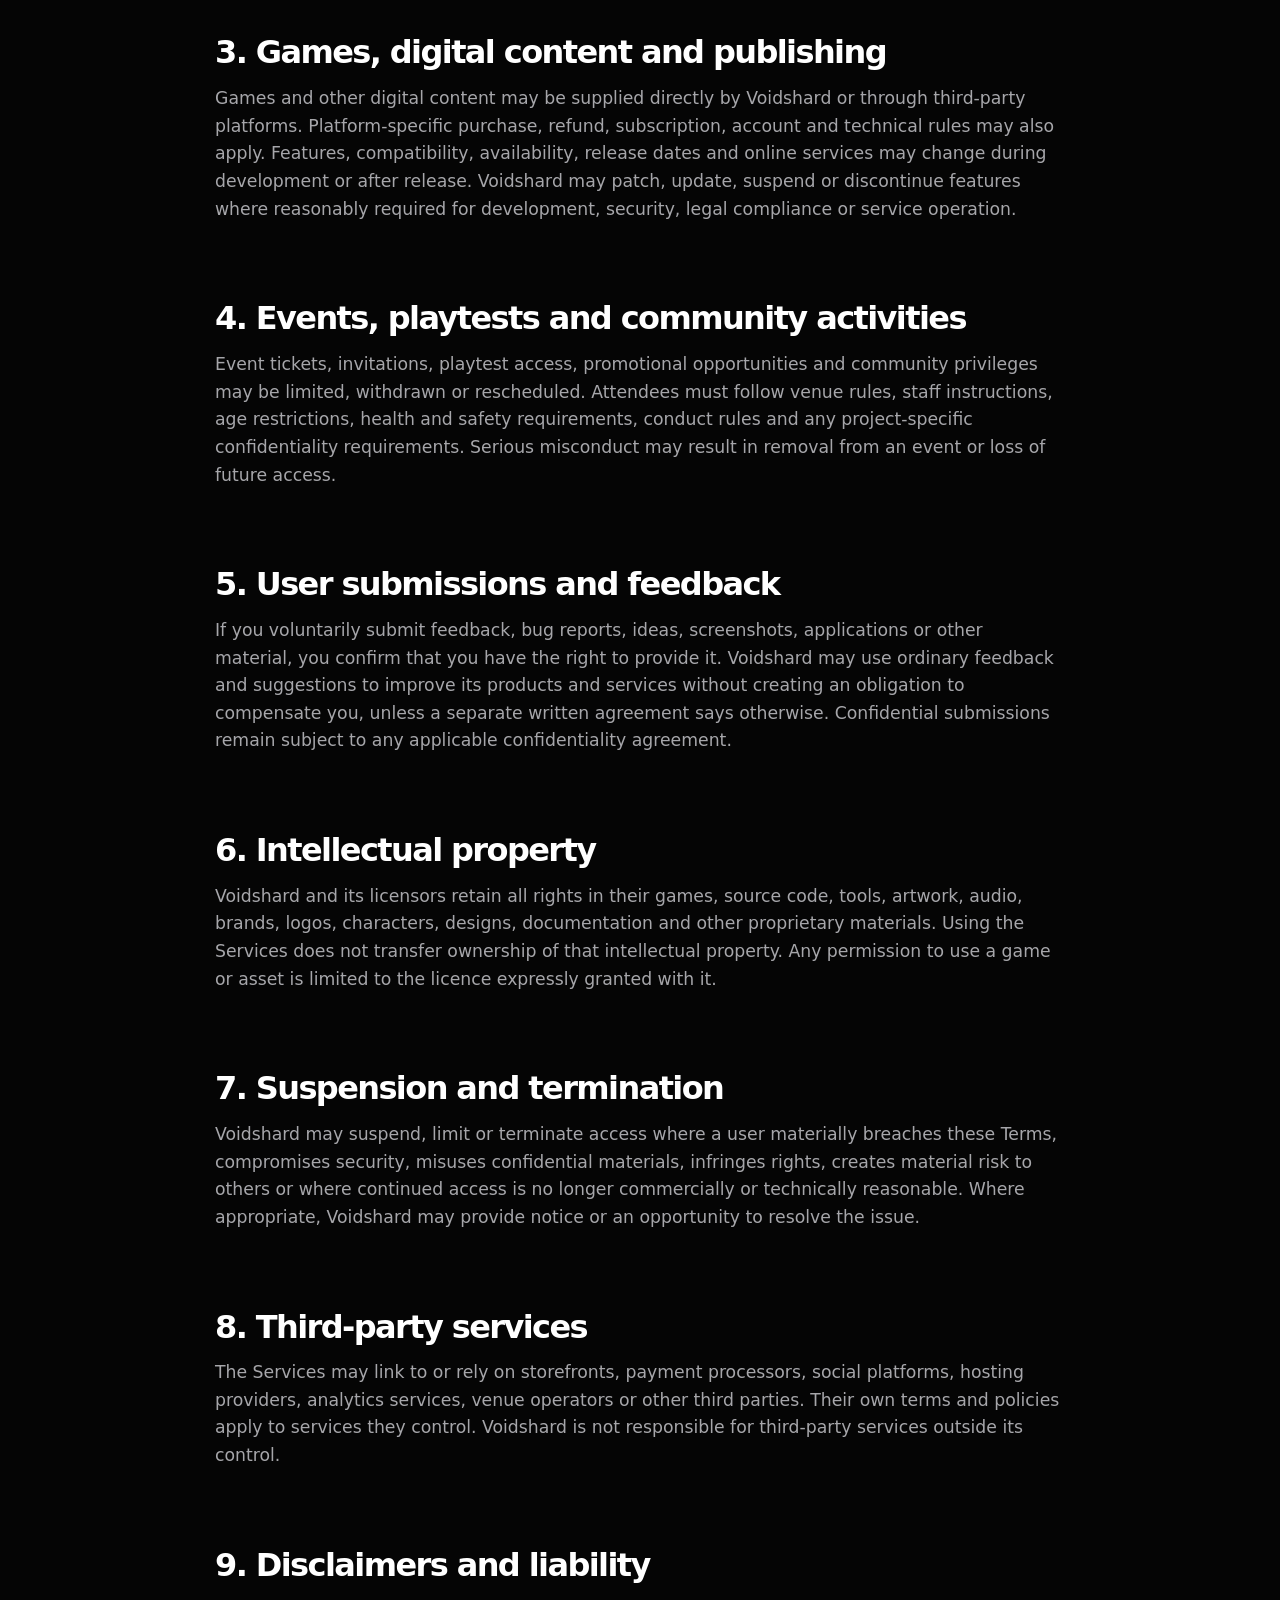
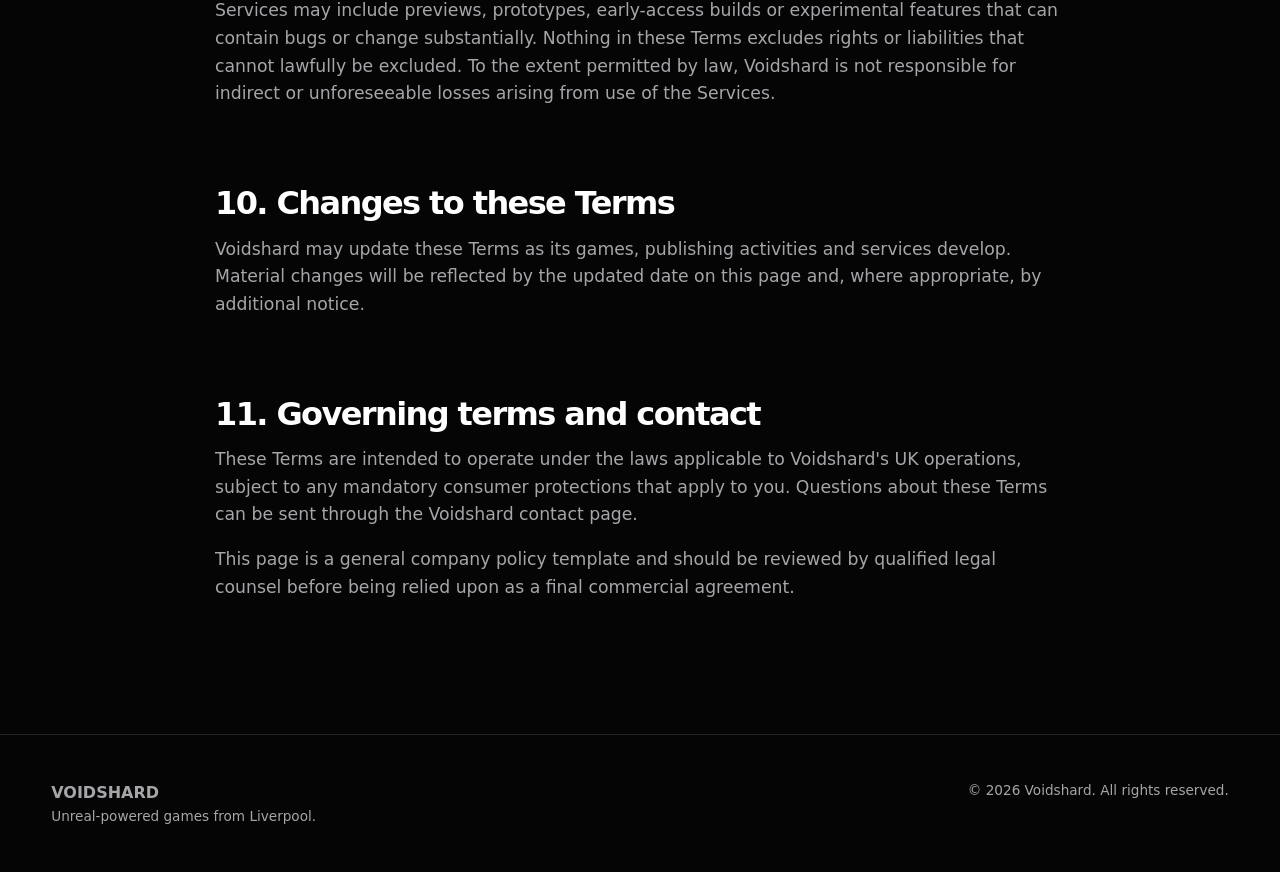
<file: terms/terms-of-service.html>
<!doctype html>
<html lang="en">
<head>
  <meta charset="utf-8">
  <meta name="viewport" content="width=device-width,initial-scale=1">
  <meta name="description" content="Voidshard Terms of Service.">
  <title>Terms of Service | Voidshard</title>
  <link rel="stylesheet" href="../assets/styles.css">
</head>
<body>
<header class="site-header">
  <div class="wrap nav">
    <a class="brand" href="../index.html"><span class="mark" aria-hidden="true"></span><span>VOIDSHARD</span></a>
    <button class="menu" aria-label="Toggle navigation" aria-expanded="false">☰</button>
    <nav class="nav-links">
      <a href="../index.html">Home</a><a href="../games.html">Games</a><a href="../studio.html">Studio</a><a href="../careers.html">Careers</a><a href="../contact.html">Contact</a>
    </nav>
  </div>
</header>
<main>
  <section class="page-hero">
    <div class="wrap">
      <div class="eyebrow">Legal · Last updated 8 August 2026</div>
      <h1>TERMS OF<br>SERVICE.</h1>
      <p>General terms governing access to Voidshard websites, games, publishing services, events, community spaces and related services.</p>
      <div class="actions"><a class="btn primary" href="terms-of-service.html">Terms</a><a class="btn" href="license-agreement.html">License</a><a class="btn" href="data-collection.html">Data</a><a class="btn" href="nda.html">NDA</a></div>
    </div>
  </section>
  <section class="section">
    <div class="wrap prose">
      <p>These Terms of Service ("Terms") apply when you access or use websites, games, applications, publishing services, events, community spaces, promotional activities or other services operated or published by Voidshard (collectively, the "Services"). By using the Services, you agree to these Terms and any additional rules shown for a particular game, event, promotion or platform.</p>

      <h2>1. Eligibility and accounts</h2>
      <p>You must be legally capable of agreeing to these Terms. Where a Service is intended for younger users, a parent or legal guardian may be required to provide permission. You are responsible for information submitted through your account and for keeping account credentials secure. Accounts, access credentials and invitations may not be sold, transferred or shared unless Voidshard expressly allows it.</p>

      <h2>2. Acceptable use</h2>
      <p>You may not use the Services to harass, threaten, impersonate or exploit others; distribute unlawful, malicious or infringing material; interfere with servers or security systems; cheat, automate, scrape or reverse engineer where prohibited; evade bans or access controls; or misuse beta, press, development or confidential materials. Voidshard may moderate content and restrict access where reasonably necessary to protect users, projects, staff or the Services.</p>

      <h2>3. Games, digital content and publishing</h2>
      <p>Games and other digital content may be supplied directly by Voidshard or through third-party platforms. Platform-specific purchase, refund, subscription, account and technical rules may also apply. Features, compatibility, availability, release dates and online services may change during development or after release. Voidshard may patch, update, suspend or discontinue features where reasonably required for development, security, legal compliance or service operation.</p>

      <h2>4. Events, playtests and community activities</h2>
      <p>Event tickets, invitations, playtest access, promotional opportunities and community privileges may be limited, withdrawn or rescheduled. Attendees must follow venue rules, staff instructions, age restrictions, health and safety requirements, conduct rules and any project-specific confidentiality requirements. Serious misconduct may result in removal from an event or loss of future access.</p>

      <h2>5. User submissions and feedback</h2>
      <p>If you voluntarily submit feedback, bug reports, ideas, screenshots, applications or other material, you confirm that you have the right to provide it. Voidshard may use ordinary feedback and suggestions to improve its products and services without creating an obligation to compensate you, unless a separate written agreement says otherwise. Confidential submissions remain subject to any applicable confidentiality agreement.</p>

      <h2>6. Intellectual property</h2>
      <p>Voidshard and its licensors retain all rights in their games, source code, tools, artwork, audio, brands, logos, characters, designs, documentation and other proprietary materials. Using the Services does not transfer ownership of that intellectual property. Any permission to use a game or asset is limited to the licence expressly granted with it.</p>

      <h2>7. Suspension and termination</h2>
      <p>Voidshard may suspend, limit or terminate access where a user materially breaches these Terms, compromises security, misuses confidential materials, infringes rights, creates material risk to others or where continued access is no longer commercially or technically reasonable. Where appropriate, Voidshard may provide notice or an opportunity to resolve the issue.</p>

      <h2>8. Third-party services</h2>
      <p>The Services may link to or rely on storefronts, payment processors, social platforms, hosting providers, analytics services, venue operators or other third parties. Their own terms and policies apply to services they control. Voidshard is not responsible for third-party services outside its control.</p>

      <h2>9. Disclaimers and liability</h2>
      <p>Services may include previews, prototypes, early-access builds or experimental features that can contain bugs or change substantially. Nothing in these Terms excludes rights or liabilities that cannot lawfully be excluded. To the extent permitted by law, Voidshard is not responsible for indirect or unforeseeable losses arising from use of the Services.</p>

      <h2>10. Changes to these Terms</h2>
      <p>Voidshard may update these Terms as its games, publishing activities and services develop. Material changes will be reflected by the updated date on this page and, where appropriate, by additional notice.</p>

      <h2>11. Governing terms and contact</h2>
      <p>These Terms are intended to operate under the laws applicable to Voidshard's UK operations, subject to any mandatory consumer protections that apply to you. Questions about these Terms can be sent through the Voidshard contact page.</p>

      <p class="small">This page is a general company policy template and should be reviewed by qualified legal counsel before being relied upon as a final commercial agreement.</p>
    </div>
  </section>
</main>
<footer><div class="wrap footer-row"><div><strong>VOIDSHARD</strong><div class="small">Unreal-powered games from Liverpool.</div></div><div class="small">© 2026 Voidshard. All rights reserved.</div></div></footer>
<script>const menu=document.querySelector('.menu'),links=document.querySelector('.nav-links');if(menu&&links){menu.addEventListener('click',()=>{links.classList.toggle('open');menu.setAttribute('aria-expanded',String(links.classList.contains('open')))});}</script>
</body>
</html>
</file>
<file: assets/styles.css>
:root{--black:#050505;--black-2:#0b0b0c;--panel:#111113;--panel-2:#171719;--white:#fff;--off:#f2f2f2;--muted:#a6a6aa;--red:#ed1c24;--red-dark:#790006;--red-soft:#ff4b51;--line:rgba(255,255,255,.13);--max:1440px;--gutter:clamp(18px,4vw,64px)}*{box-sizing:border-box}html{scroll-behavior:smooth}body{margin:0;background:var(--black);color:var(--white);font-family:Inter,ui-sans-serif,system-ui,-apple-system,BlinkMacSystemFont,"Segoe UI",sans-serif;line-height:1.6;overflow-x:hidden}body:before{content:"";position:fixed;inset:0;pointer-events:none;z-index:-2;background:radial-gradient(circle at 82% 12%,rgba(237,28,36,.24),transparent 31%),radial-gradient(circle at 12% 78%,rgba(121,0,6,.2),transparent 28%),linear-gradient(145deg,#050505 0%,#0c0c0d 48%,#160204 100%)}a{color:inherit;text-decoration:none}button{font:inherit}.wrap{width:min(calc(100% - (var(--gutter)*2)),var(--max));margin:auto}.site-header{position:sticky;top:0;z-index:50;background:rgba(5,5,5,.84);backdrop-filter:blur(20px);border-bottom:1px solid var(--line)}.nav{min-height:78px;display:flex;align-items:center;justify-content:space-between;gap:24px}.brand{display:flex;align-items:center;gap:12px;font-weight:950;letter-spacing:.14em}.mark{width:34px;aspect-ratio:1;border:2px solid var(--red);transform:rotate(45deg);position:relative;box-shadow:0 0 28px rgba(237,28,36,.28)}.mark:after{content:"";position:absolute;inset:7px;background:linear-gradient(135deg,var(--white),var(--red))}.nav-links{display:flex;gap:clamp(16px,2.4vw,34px);font-size:.92rem;font-weight:750}.nav-links a{color:var(--muted)}.nav-links a:hover,.nav-links a.active{color:var(--white)}.menu{display:none;background:none;border:0;color:white;font-size:1.4rem}.hero{min-height:calc(100svh - 78px);display:grid;align-items:end;padding:clamp(84px,12vh,150px) 0 clamp(56px,8vh,90px);position:relative;overflow:hidden}.hero:after{content:"VOIDSHARD";position:absolute;right:-1vw;top:4vh;font-size:clamp(5rem,17vw,20rem);font-weight:1000;letter-spacing:-.09em;color:rgba(255,255,255,.025);writing-mode:vertical-rl}.eyebrow{color:var(--red-soft);text-transform:uppercase;letter-spacing:.22em;font-size:.78rem;font-weight:900}.hero h1,.page-hero h1{font-size:clamp(3.4rem,8.7vw,9rem);line-height:.88;letter-spacing:-.065em;margin:.25em 0 .2em;max-width:1100px}.hero p,.page-hero p{font-size:clamp(1rem,1.6vw,1.4rem);color:var(--muted);max-width:760px}.actions{display:flex;gap:14px;flex-wrap:wrap;margin-top:34px}.btn{display:inline-flex;align-items:center;justify-content:center;min-height:48px;padding:13px 20px;border:1px solid var(--line);font-weight:850;text-transform:uppercase;letter-spacing:.1em;font-size:.76rem;transition:.2s;background:transparent;color:var(--white)}.btn.primary{background:linear-gradient(135deg,var(--white) 0%,#ffb4b7 10%,var(--red) 48%,var(--red-dark) 100%);color:var(--white);border-color:var(--red)}.btn:hover{transform:translateY(-2px);border-color:rgba(255,255,255,.38)}.section{padding:clamp(72px,9vw,130px) 0;border-top:1px solid var(--line)}.section-head{display:grid;grid-template-columns:minmax(0,1fr) minmax(0,2fr);gap:clamp(26px,5vw,72px);margin-bottom:clamp(36px,5vw,62px)}.section h2{font-size:clamp(2.4rem,5vw,5.4rem);line-height:.95;letter-spacing:-.05em;margin:0}.section-head p{color:var(--muted);max-width:760px;font-size:clamp(1rem,1.4vw,1.15rem)}.grid-3{display:grid;grid-template-columns:repeat(3,minmax(0,1fr));gap:18px}.card{background:linear-gradient(145deg,var(--panel-2),#090909 68%,#250205);border:1px solid var(--line);min-height:clamp(280px,28vw,360px);padding:clamp(24px,3vw,34px);display:flex;flex-direction:column;justify-content:flex-end;position:relative;overflow:hidden}.card:before{content:"";position:absolute;width:190px;aspect-ratio:1;border:1px solid rgba(237,28,36,.28);border-radius:50%;top:-76px;right:-62px}.card .num{position:absolute;top:22px;left:24px;color:var(--red-soft);font-weight:900}.card h3{font-size:clamp(1.45rem,2vw,1.85rem);margin:0 0 8px}.card p{color:var(--muted);margin:0}.page-hero{padding:clamp(110px,14vw,180px) 0 clamp(70px,9vw,110px);min-height:58svh;display:flex;align-items:flex-end}.prose{max-width:850px}.prose h2{font-size:2rem;margin-top:2.5em}.prose p,.prose li{color:var(--muted);font-size:1.08rem}.jobs{display:grid;gap:12px}.job{display:grid;grid-template-columns:1fr auto;align-items:center;padding:24px;border:1px solid var(--line);background:linear-gradient(145deg,var(--panel),#150204)}.job h3{margin:0}.job span{color:var(--muted)}.contact-grid{display:grid;grid-template-columns:repeat(2,minmax(0,1fr));gap:30px}.contact-card{padding:34px;border:1px solid var(--line);background:linear-gradient(145deg,var(--panel),#170204)}.projects-shell{position:relative}.projects-viewport{overflow:hidden;border:1px solid var(--line);background:#090909;touch-action:pan-y pinch-zoom}.projects-track{display:flex;transition:transform .55s cubic-bezier(.22,.61,.36,1);will-change:transform}.project-slide{min-width:100%;display:grid;grid-template-columns:minmax(0,1.15fr) minmax(320px,.85fr);min-height:clamp(480px,46vw,650px)}.project-art{position:relative;overflow:hidden;isolation:isolate;background:#140103}.project-art:before{content:"";position:absolute;inset:-10%;background:radial-gradient(circle at 65% 38%,rgba(255,255,255,.22),transparent 14%),linear-gradient(135deg,rgba(255,255,255,.08),transparent 28%),linear-gradient(135deg,#080808 0%,#4b0004 42%,#ed1c24 72%,#0a0a0a 100%);transform:rotate(-3deg);z-index:-2}.project-art.alt:before{background:radial-gradient(circle at 32% 40%,rgba(255,255,255,.3),transparent 11%),linear-gradient(145deg,#fff 0%,#ff7479 8%,#8f0007 37%,#111 72%,#000 100%)}.project-art:after{content:attr(data-project);position:absolute;left:clamp(22px,4vw,48px);bottom:clamp(22px,4vw,48px);font-weight:950;letter-spacing:.24em;font-size:.72rem}.project-shape{position:absolute;inset:17%;border:clamp(2px,.22vw,4px) solid rgba(255,255,255,.48);transform:rotate(-9deg);box-shadow:0 0 80px rgba(237,28,36,.36)}.project-art.alt .project-shape{border-radius:50%;transform:rotate(0) scale(.78);box-shadow:0 0 0 36px rgba(237,28,36,.16),0 0 110px rgba(255,255,255,.2)}.project-copy{padding:clamp(34px,5vw,72px);display:flex;flex-direction:column;justify-content:center;background:linear-gradient(145deg,#151515 0%,#0b0b0b 58%,#2b0003 100%)}.project-copy h3{font-size:clamp(2.4rem,4.7vw,5rem);line-height:.92;margin:14px 0 20px;letter-spacing:-.05em}.project-copy p{color:var(--muted);font-size:clamp(1rem,1.3vw,1.14rem)}.project-meta{display:flex;gap:10px;flex-wrap:wrap;margin-top:18px}.project-meta span{border:1px solid var(--line);padding:7px 10px;font-size:.72rem;text-transform:uppercase;letter-spacing:.1em}.carousel-controls{display:flex;align-items:center;justify-content:space-between;gap:20px;margin-top:18px}.carousel-buttons{display:flex;gap:10px}.carousel-btn{width:48px;aspect-ratio:1;border:1px solid var(--line);background:#101010;color:#fff;cursor:pointer;font-size:1.25rem}.carousel-btn:hover{background:var(--red)}.carousel-dots{display:flex;gap:8px}.carousel-dot{width:28px;height:4px;border:0;background:#444;cursor:pointer;padding:0}.carousel-dot.active{background:var(--red)}.carousel-status{color:var(--muted);font-size:.8rem;letter-spacing:.12em;text-transform:uppercase}footer{padding:45px 0;border-top:1px solid var(--line);color:var(--muted)}.footer-row{display:flex;justify-content:space-between;gap:20px;flex-wrap:wrap}.small{font-size:.85rem;color:var(--muted)}@media(max-width:980px){.project-slide{grid-template-columns:1fr;min-height:0}.project-art{min-height:clamp(320px,56vw,520px)}.project-copy{min-height:340px}.section-head{grid-template-columns:1fr}.grid-3{grid-template-columns:repeat(2,minmax(0,1fr))}}@media(max-width:760px){:root{--gutter:20px}.nav-links{display:none;position:absolute;top:78px;left:0;right:0;padding:25px 20px;background:#090909;flex-direction:column;border-bottom:1px solid var(--line)}.nav-links.open{display:flex}.menu{display:block}.contact-grid,.grid-3{grid-template-columns:1fr}.hero h1,.page-hero h1{font-size:clamp(3rem,15vw,5.6rem)}.job{grid-template-columns:1fr;gap:8px}.project-art{min-height:72vw}.project-copy{padding:30px 24px;min-height:360px}.carousel-controls{align-items:flex-end}.carousel-status{display:none}}@media(max-width:430px){.brand{font-size:.9rem}.mark{width:29px}.hero{padding-top:72px}.actions{display:grid}.btn{width:100%}.project-copy h3{font-size:2.45rem}.carousel-dot{width:20px}}@media(min-width:1800px){:root{--max:1640px}.hero h1,.page-hero h1{font-size:9.5rem}.project-slide{min-height:720px}}@media(prefers-reduced-motion:reduce){html{scroll-behavior:auto}*,*:before,*:after{transition-duration:.01ms!important;animation-duration:.01ms!important;animation-iteration-count:1!important}}
</file>
